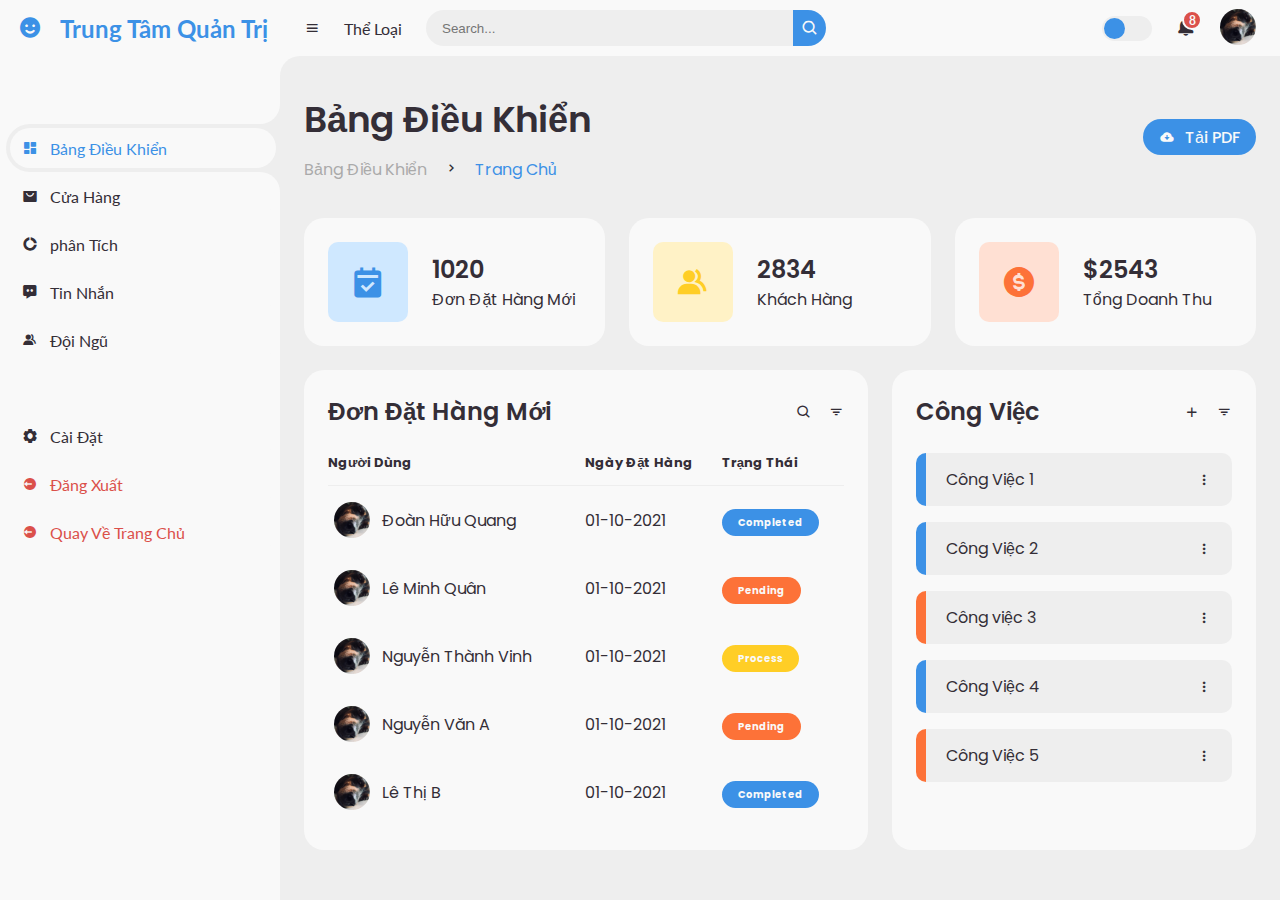
<file: quan-tri/index (1).html>
<!DOCTYPE html>
<html lang="en">
<head>
	<meta charset="UTF-8">
	<meta name="viewport" content="width=device-width, initial-scale=1.0">
	<link href='https://unpkg.com/boxicons@2.0.9/css/boxicons.min.css' rel='stylesheet'>
	<link rel="stylesheet" href="style.css">

	<title>Trang Quản Trị</title>
</head>
<body>


	<!-- SIDEBAR -->
	<section id="sidebar">
		<a href="#" class="brand">
			<i class='bx bxs-smile'></i>
			<span class="text">Trung Tâm Quản Trị</span>
		</a>
		<ul class="side-menu top">
			<li class="active">
				<a href="#">
					<i class='bx bxs-dashboard' ></i>
					<span class="text">Bảng Điều Khiển</span>
				</a>
			</li>
			<li>
				<a href="#">
					<i class='bx bxs-shopping-bag-alt' ></i>
					<span class="text">Cửa Hàng</span>
				</a>
			</li>
			<li>
				<a href="#">
					<i class='bx bxs-doughnut-chart' ></i>
					<span class="text">phân Tích</span>
				</a>
			</li>
			<li>
				<a href="#">
					<i class='bx bxs-message-dots' ></i>
					<span class="text">Tin Nhắn</span>
				</a>
			</li>
			<li>
				<a href="#">
					<i class='bx bxs-group' ></i>
					<span class="text">Đội Ngũ</span>
				</a>
			</li>
		</ul>
		<ul class="side-menu">
			<li>
				<a href="#">
					<i class='bx bxs-cog' ></i>
					<span class="text">Cài Đặt</span>
				</a>
			</li>
			<li>
				<a href="#" class="logout">
					<i class='bx bxs-log-out-circle' ></i>
					<span class="text">Đăng Xuất</span>
				</a>
			</li>
			<li>
				<a href="../index.html" class="logout">
					<i class='bx bxs-log-out-circle' ></i>
					<span class="text">Quay Về Trang Chủ</span>
				</a>
			</li>
		</ul>
	</section>
	<!-- SIDEBAR -->



	<!-- CONTENT -->
	<section id="content">
		<!-- NAVBAR -->
		<nav>
			<i class='bx bx-menu' ></i>
			<a href="#" class="nav-link">Thể Loại</a>
			<form action="#">
				<div class="form-input">
					<input type="search" placeholder="Search...">
					<button type="submit" class="search-btn"><i class='bx bx-search' ></i></button>
				</div>
			</form>
			<input type="checkbox" id="switch-mode" hidden>
			<label for="switch-mode" class="switch-mode"></label>
			<a href="#" class="notification">
				<i class='bx bxs-bell' ></i>
				<span class="num">8</span>
			</a>
			<a href="#" class="profile">
				<img src="img/mydog.jpg">
			</a>
		</nav>
		<!-- NAVBAR -->

		<!-- MAIN -->
		<main>
			<div class="head-title">
				<div class="left">
					<h1>Bảng Điều Khiển</h1>
					<ul class="breadcrumb">
						<li>
							<a href="#">Bảng Điều Khiển</a>
						</li>
						<li><i class='bx bx-chevron-right' ></i></li>
						<li>
							<a class="active" href="#">Trang Chủ</a>
						</li>
					</ul>
				</div>
				<a href="#" class="btn-download">
					<i class='bx bxs-cloud-download' ></i>
					<span class="text">Tải PDF</span>
				</a>
			</div>

			<ul class="box-info">
				<li>
					<i class='bx bxs-calendar-check' ></i>
					<span class="text">
						<h3>1020</h3>
						<p>Đơn Đặt Hàng Mới</p>
					</span>
				</li>
				<li>
					<i class='bx bxs-group' ></i>
					<span class="text">
						<h3>2834</h3>
						<p>Khách Hàng</p>
					</span>
				</li>
				<li>
					<i class='bx bxs-dollar-circle' ></i>
					<span class="text">
						<h3>$2543</h3>
						<p>Tổng Doanh Thu</p>
					</span>
				</li>
			</ul>


			<div class="table-data">
				<div class="order">
					<div class="head">
						<h3>Đơn Đặt Hàng Mới</h3>
						<i class='bx bx-search' ></i>
						<i class='bx bx-filter' ></i>
					</div>
					<table>
						<thead>
							<tr>
								<th>Người Dùng</th>
								<th>Ngày Đặt Hàng</th>
								<th>Trạng Thái</th>
							</tr>
						</thead>
						<tbody>
							<tr>
								<td>
									
									<img src="img/mydog.jpg">
									<p>Đoàn Hữu Quang</p>
								</td>
								<td>01-10-2021</td>
								<td><span class="status completed">Completed</span></td>
							</tr>
							<tr>
								<td>
									<img src="img/mydog.jpg">
									<p>Lê Minh Quân</p>
								</td>
								<td>01-10-2021</td>
								<td><span class="status pending">Pending</span></td>
							</tr>
							<tr>
								<td>
									<img src="img/mydog.jpg">
									<p>Nguyễn Thành Vinh</p>
								</td>
								<td>01-10-2021</td>
								<td><span class="status process">Process</span></td>
							</tr>
							<tr>
								<td>
									<img src="img/mydog.jpg">
									<p>Nguyễn Văn A</p>
								</td>
								<td>01-10-2021</td>
								<td><span class="status pending">Pending</span></td>
							</tr>
							<tr>
								<td>
									<img src="img/mydog.jpg">
									<p>Lê Thị B</p>
								</td>
								<td>01-10-2021</td>
								<td><span class="status completed">Completed</span></td>
							</tr>
						</tbody>
					</table>
				</div>
				<div class="todo">
					<div class="head">
						<h3>Công Việc</h3>
						<i class='bx bx-plus' ></i>
						<i class='bx bx-filter' ></i>
					</div>
					<ul class="todo-list">
						<li class="completed">
							<p>Công Việc 1</p>
							<i class='bx bx-dots-vertical-rounded' ></i>
						</li>
						<li class="completed">
							<p>Công Việc 2</p>
							<i class='bx bx-dots-vertical-rounded' ></i>
						</li>
						<li class="not-completed">
							<p>Công việc 3</p>
							<i class='bx bx-dots-vertical-rounded' ></i>
						</li>
						<li class="completed">
							<p>Công Việc 4</p>
							<i class='bx bx-dots-vertical-rounded' ></i>
						</li>
						<li class="not-completed">
							<p>Công Việc 5</p>
							<i class='bx bx-dots-vertical-rounded' ></i>
						</li>
					</ul>
				</div>
			</div>
		</main>
		<!-- MAIN -->
	</section>
	<!-- CONTENT -->
	

	<script src="script.js"></script>
</body>
</html>
</file>
<file: quan-tri/style.css>
@import url('https://fonts.googleapis.com/css2?family=Lato:wght@400;700&family=Poppins:wght@400;500;600;700&display=swap');

* {
	margin: 0;
	padding: 0;
	box-sizing: border-box;
}

a {
	text-decoration: none;
}

li {
	list-style: none;
}

:root {
	--poppins: 'Poppins', sans-serif;
	--lato: 'Lato', sans-serif;

	--light: #F9F9F9;
	--blue: #3C91E6;
	--light-blue: #CFE8FF;
	--grey: #eee;
	--dark-grey: #AAAAAA;
	--dark: #342E37;
	--red: #DB504A;
	--yellow: #FFCE26;
	--light-yellow: #FFF2C6;
	--orange: #FD7238;
	--light-orange: #FFE0D3;
}

html {
	overflow-x: hidden;
}

body.dark {
	--light: #0C0C1E;
	--grey: #060714;
	--dark: #FBFBFB;
}

body {
	background: var(--grey);
	overflow-x: hidden;
}





/* SIDEBAR */
#sidebar {
	position: fixed;
	top: 0;
	left: 0;
	width: 280px;
	height: 100%;
	background: var(--light);
	z-index: 2000;
	font-family: var(--lato);
	transition: .3s ease;
	overflow-x: hidden;
	scrollbar-width: none;
}
#sidebar::--webkit-scrollbar {
	display: none;
}
#sidebar.hide {
	width: 60px;
}
#sidebar .brand {
	font-size: 24px;
	font-weight: 700;
	height: 56px;
	display: flex;
	align-items: center;
	color: var(--blue);
	position: sticky;
	top: 0;
	left: 0;
	background: var(--light);
	z-index: 500;
	padding-bottom: 20px;
	box-sizing: content-box;
}
#sidebar .brand .bx {
	min-width: 60px;
	display: flex;
	justify-content: center;
}
#sidebar .side-menu {
	width: 100%;
	margin-top: 48px;
}
#sidebar .side-menu li {
	height: 48px;
	background: transparent;
	margin-left: 6px;
	border-radius: 48px 0 0 48px;
	padding: 4px;
}
#sidebar .side-menu li.active {
	background: var(--grey);
	position: relative;
}
#sidebar .side-menu li.active::before {
	content: '';
	position: absolute;
	width: 40px;
	height: 40px;
	border-radius: 50%;
	top: -40px;
	right: 0;
	box-shadow: 20px 20px 0 var(--grey);
	z-index: -1;
}
#sidebar .side-menu li.active::after {
	content: '';
	position: absolute;
	width: 40px;
	height: 40px;
	border-radius: 50%;
	bottom: -40px;
	right: 0;
	box-shadow: 20px -20px 0 var(--grey);
	z-index: -1;
}
#sidebar .side-menu li a {
	width: 100%;
	height: 100%;
	background: var(--light);
	display: flex;
	align-items: center;
	border-radius: 48px;
	font-size: 16px;
	color: var(--dark);
	white-space: nowrap;
	overflow-x: hidden;
}
#sidebar .side-menu.top li.active a {
	color: var(--blue);
}
#sidebar.hide .side-menu li a {
	width: calc(48px - (4px * 2));
	transition: width .3s ease;
}
#sidebar .side-menu li a.logout {
	color: var(--red);
}
#sidebar .side-menu.top li a:hover {
	color: var(--blue);
}
#sidebar .side-menu li a .bx {
	min-width: calc(60px  - ((4px + 6px) * 2));
	display: flex;
	justify-content: center;
}
/* SIDEBAR */





/* CONTENT */
#content {
	position: relative;
	width: calc(100% - 280px);
	left: 280px;
	transition: .3s ease;
}
#sidebar.hide ~ #content {
	width: calc(100% - 60px);
	left: 60px;
}




/* NAVBAR */
#content nav {
	height: 56px;
	background: var(--light);
	padding: 0 24px;
	display: flex;
	align-items: center;
	grid-gap: 24px;
	font-family: var(--lato);
	position: sticky;
	top: 0;
	left: 0;
	z-index: 1000;
}
#content nav::before {
	content: '';
	position: absolute;
	width: 40px;
	height: 40px;
	bottom: -40px;
	left: 0;
	border-radius: 50%;
	box-shadow: -20px -20px 0 var(--light);
}
#content nav a {
	color: var(--dark);
}
#content nav .bx.bx-menu {
	cursor: pointer;
	color: var(--dark);
}
#content nav .nav-link {
	font-size: 16px;
	transition: .3s ease;
}
#content nav .nav-link:hover {
	color: var(--blue);
}
#content nav form {
	max-width: 400px;
	width: 100%;
	margin-right: auto;
}
#content nav form .form-input {
	display: flex;
	align-items: center;
	height: 36px;
}
#content nav form .form-input input {
	flex-grow: 1;
	padding: 0 16px;
	height: 100%;
	border: none;
	background: var(--grey);
	border-radius: 36px 0 0 36px;
	outline: none;
	width: 100%;
	color: var(--dark);
}
#content nav form .form-input button {
	width: 36px;
	height: 100%;
	display: flex;
	justify-content: center;
	align-items: center;
	background: var(--blue);
	color: var(--light);
	font-size: 18px;
	border: none;
	outline: none;
	border-radius: 0 36px 36px 0;
	cursor: pointer;
}
#content nav .notification {
	font-size: 20px;
	position: relative;
}
#content nav .notification .num {
	position: absolute;
	top: -6px;
	right: -6px;
	width: 20px;
	height: 20px;
	border-radius: 50%;
	border: 2px solid var(--light);
	background: var(--red);
	color: var(--light);
	font-weight: 700;
	font-size: 12px;
	display: flex;
	justify-content: center;
	align-items: center;
}
#content nav .profile img {
	width: 36px;
	height: 36px;
	object-fit: cover;
	border-radius: 50%;
}
#content nav .switch-mode {
	display: block;
	min-width: 50px;
	height: 25px;
	border-radius: 25px;
	background: var(--grey);
	cursor: pointer;
	position: relative;
}
#content nav .switch-mode::before {
	content: '';
	position: absolute;
	top: 2px;
	left: 2px;
	bottom: 2px;
	width: calc(25px - 4px);
	background: var(--blue);
	border-radius: 50%;
	transition: all .3s ease;
}
#content nav #switch-mode:checked + .switch-mode::before {
	left: calc(100% - (25px - 4px) - 2px);
}
/* NAVBAR */





/* MAIN */
#content main {
	width: 100%;
	padding: 36px 24px;
	font-family: var(--poppins);
	max-height: calc(100vh - 56px);
	overflow-y: auto;
}
#content main .head-title {
	display: flex;
	align-items: center;
	justify-content: space-between;
	grid-gap: 16px;
	flex-wrap: wrap;
}
#content main .head-title .left h1 {
	font-size: 36px;
	font-weight: 600;
	margin-bottom: 10px;
	color: var(--dark);
}
#content main .head-title .left .breadcrumb {
	display: flex;
	align-items: center;
	grid-gap: 16px;
}
#content main .head-title .left .breadcrumb li {
	color: var(--dark);
}
#content main .head-title .left .breadcrumb li a {
	color: var(--dark-grey);
	pointer-events: none;
}
#content main .head-title .left .breadcrumb li a.active {
	color: var(--blue);
	pointer-events: unset;
}
#content main .head-title .btn-download {
	height: 36px;
	padding: 0 16px;
	border-radius: 36px;
	background: var(--blue);
	color: var(--light);
	display: flex;
	justify-content: center;
	align-items: center;
	grid-gap: 10px;
	font-weight: 500;
}




#content main .box-info {
	display: grid;
	grid-template-columns: repeat(auto-fit, minmax(240px, 1fr));
	grid-gap: 24px;
	margin-top: 36px;
}
#content main .box-info li {
	padding: 24px;
	background: var(--light);
	border-radius: 20px;
	display: flex;
	align-items: center;
	grid-gap: 24px;
}
#content main .box-info li .bx {
	width: 80px;
	height: 80px;
	border-radius: 10px;
	font-size: 36px;
	display: flex;
	justify-content: center;
	align-items: center;
}
#content main .box-info li:nth-child(1) .bx {
	background: var(--light-blue);
	color: var(--blue);
}
#content main .box-info li:nth-child(2) .bx {
	background: var(--light-yellow);
	color: var(--yellow);
}
#content main .box-info li:nth-child(3) .bx {
	background: var(--light-orange);
	color: var(--orange);
}
#content main .box-info li .text h3 {
	font-size: 24px;
	font-weight: 600;
	color: var(--dark);
}
#content main .box-info li .text p {
	color: var(--dark);	
}





#content main .table-data {
	display: flex;
	flex-wrap: wrap;
	grid-gap: 24px;
	margin-top: 24px;
	width: 100%;
	color: var(--dark);
}
#content main .table-data > div {
	border-radius: 20px;
	background: var(--light);
	padding: 24px;
	overflow-x: auto;
}
#content main .table-data .head {
	display: flex;
	align-items: center;
	grid-gap: 16px;
	margin-bottom: 24px;
}
#content main .table-data .head h3 {
	margin-right: auto;
	font-size: 24px;
	font-weight: 600;
}
#content main .table-data .head .bx {
	cursor: pointer;
}

#content main .table-data .order {
	flex-grow: 1;
	flex-basis: 500px;
}
#content main .table-data .order table {
	width: 100%;
	border-collapse: collapse;
}
#content main .table-data .order table th {
	padding-bottom: 12px;
	font-size: 13px;
	text-align: left;
	border-bottom: 1px solid var(--grey);
}
#content main .table-data .order table td {
	padding: 16px 0;
}
#content main .table-data .order table tr td:first-child {
	display: flex;
	align-items: center;
	grid-gap: 12px;
	padding-left: 6px;
}
#content main .table-data .order table td img {
	width: 36px;
	height: 36px;
	border-radius: 50%;
	object-fit: cover;
}
#content main .table-data .order table tbody tr:hover {
	background: var(--grey);
}
#content main .table-data .order table tr td .status {
	font-size: 10px;
	padding: 6px 16px;
	color: var(--light);
	border-radius: 20px;
	font-weight: 700;
}
#content main .table-data .order table tr td .status.completed {
	background: var(--blue);
}
#content main .table-data .order table tr td .status.process {
	background: var(--yellow);
}
#content main .table-data .order table tr td .status.pending {
	background: var(--orange);
}


#content main .table-data .todo {
	flex-grow: 1;
	flex-basis: 300px;
}
#content main .table-data .todo .todo-list {
	width: 100%;
}
#content main .table-data .todo .todo-list li {
	width: 100%;
	margin-bottom: 16px;
	background: var(--grey);
	border-radius: 10px;
	padding: 14px 20px;
	display: flex;
	justify-content: space-between;
	align-items: center;
}
#content main .table-data .todo .todo-list li .bx {
	cursor: pointer;
}
#content main .table-data .todo .todo-list li.completed {
	border-left: 10px solid var(--blue);
}
#content main .table-data .todo .todo-list li.not-completed {
	border-left: 10px solid var(--orange);
}
#content main .table-data .todo .todo-list li:last-child {
	margin-bottom: 0;
}
/* MAIN */
/* CONTENT */









@media screen and (max-width: 768px) {
	#sidebar {
		width: 200px;
	}

	#content {
		width: calc(100% - 60px);
		left: 200px;
	}

	#content nav .nav-link {
		display: none;
	}
}






@media screen and (max-width: 576px) {
	#content nav form .form-input input {
		display: none;
	}

	#content nav form .form-input button {
		width: auto;
		height: auto;
		background: transparent;
		border-radius: none;
		color: var(--dark);
	}

	#content nav form.show .form-input input {
		display: block;
		width: 100%;
	}
	#content nav form.show .form-input button {
		width: 36px;
		height: 100%;
		border-radius: 0 36px 36px 0;
		color: var(--light);
		background: var(--red);
	}

	#content nav form.show ~ .notification,
	#content nav form.show ~ .profile {
		display: none;
	}

	#content main .box-info {
		grid-template-columns: 1fr;
	}

	#content main .table-data .head {
		min-width: 420px;
	}
	#content main .table-data .order table {
		min-width: 420px;
	}
	#content main .table-data .todo .todo-list {
		min-width: 420px;
	}
}
</file>
